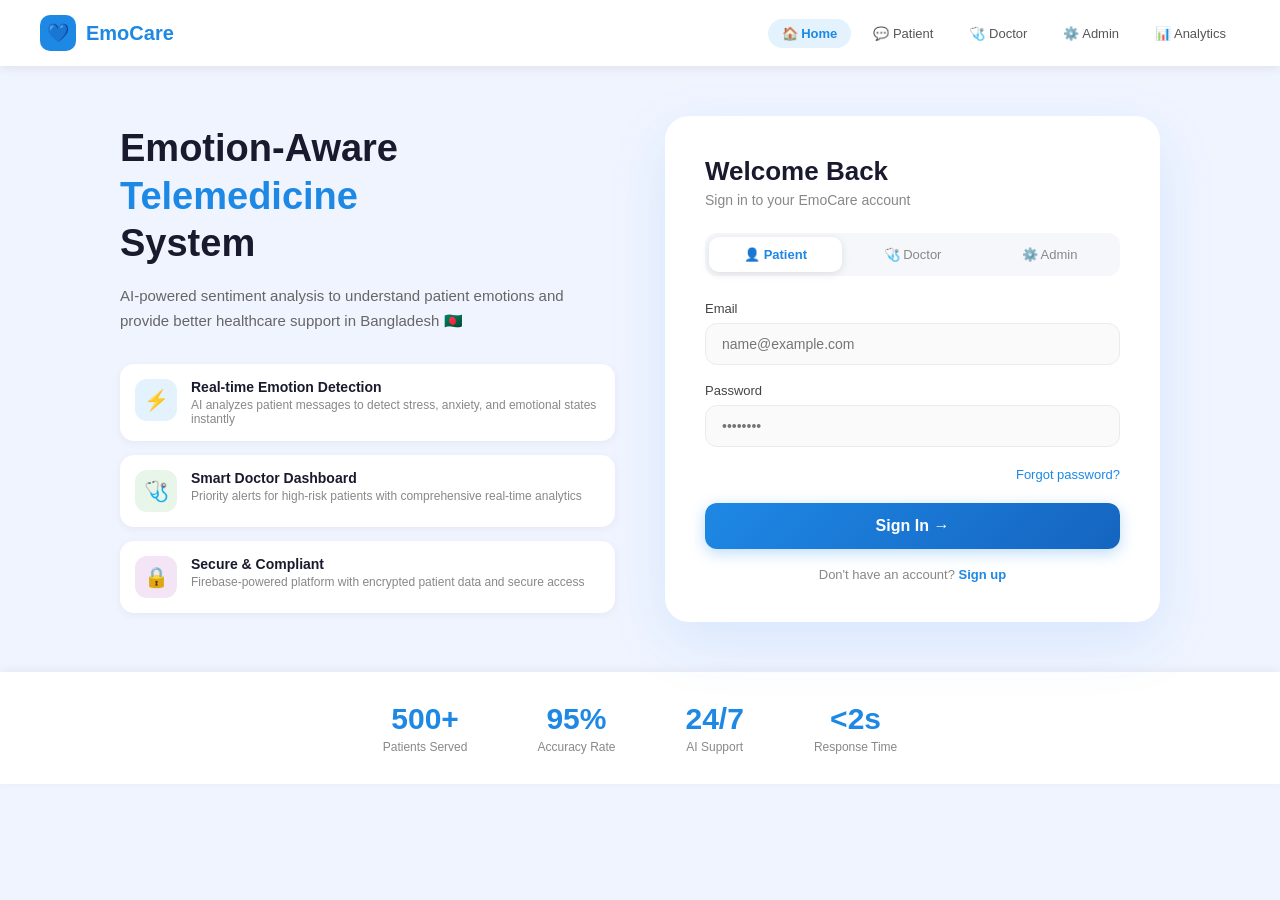
<file: index.html>
<!DOCTYPE html>
<html lang="en">
<head>
  <meta charset="UTF-8">
  <meta name="viewport" content="width=device-width, initial-scale=1.0">
  <title>EmoCare - Emotion-Aware Telemedicine</title>
  <style>
    * { margin: 0; padding: 0; box-sizing: border-box; font-family: 'Segoe UI', sans-serif; }
    body { background: #F0F4FF; min-height: 100vh; }

    .navbar { background: white; padding: 15px 40px; display: flex; justify-content: space-between; align-items: center; box-shadow: 0 2px 10px rgba(0,0,0,0.08); position: sticky; top: 0; z-index: 100; }
    .nav-brand { display: flex; align-items: center; gap: 10px; text-decoration: none; }
    .nav-icon { background: #1E88E5; color: white; width: 36px; height: 36px; border-radius: 10px; display: flex; align-items: center; justify-content: center; font-size: 18px; }
    .nav-title { font-size: 20px; font-weight: 700; color: #1E88E5; }
    .nav-menu { display: flex; gap: 8px; }
    .nav-menu a { color: #555; text-decoration: none; font-size: 13px; padding: 7px 14px; border-radius: 20px; transition: all 0.2s; }
    .nav-menu a:hover, .nav-menu a.active { background: #E3F2FD; color: #1E88E5; font-weight: 600; }

    .hero { max-width: 1100px; margin: 50px auto; padding: 0 30px; display: grid; grid-template-columns: 1fr 1fr; gap: 50px; align-items: center; }
    .hero-left h1 { font-size: 38px; font-weight: 800; color: #1a1a2e; line-height: 1.25; margin-bottom: 15px; }
    .hero-left h1 span { color: #1E88E5; }
    .hero-left > p { color: #666; font-size: 15px; line-height: 1.7; margin-bottom: 30px; }

    .features { display: flex; flex-direction: column; gap: 14px; }
    .feature { display: flex; align-items: flex-start; gap: 14px; background: white; padding: 15px; border-radius: 14px; box-shadow: 0 2px 8px rgba(0,0,0,0.05); }
    .f-icon { width: 42px; height: 42px; border-radius: 12px; display: flex; align-items: center; justify-content: center; font-size: 20px; flex-shrink: 0; }
    .f-icon.blue { background: #E3F2FD; }
    .f-icon.green { background: #E8F5E9; }
    .f-icon.purple { background: #F3E5F5; }
    .f-text h4 { font-size: 14px; font-weight: 600; color: #1a1a2e; margin-bottom: 3px; }
    .f-text p { font-size: 12px; color: #888; }

    .login-card { background: white; border-radius: 24px; padding: 40px; box-shadow: 0 20px 60px rgba(30,136,229,0.12); }
    .login-card h2 { font-size: 26px; font-weight: 700; color: #1a1a2e; margin-bottom: 5px; }
    .login-card .sub { color: #888; font-size: 14px; margin-bottom: 25px; }

    .role-tabs { display: grid; grid-template-columns: 1fr 1fr 1fr; background: #F5F7FA; border-radius: 12px; padding: 4px; margin-bottom: 25px; gap: 4px; }
    .role-tab { padding: 10px 5px; text-align: center; border-radius: 10px; cursor: pointer; font-size: 13px; font-weight: 500; color: #888; border: none; background: transparent; transition: all 0.2s; }
    .role-tab.active { background: white; color: #1E88E5; box-shadow: 0 2px 8px rgba(0,0,0,0.1); font-weight: 600; }

    .input-group { margin-bottom: 18px; }
    .input-group label { display: block; font-size: 13px; font-weight: 500; color: #444; margin-bottom: 7px; }
    .input-group input { width: 100%; padding: 12px 16px; border: 1.5px solid #E8ECF0; border-radius: 12px; font-size: 14px; outline: none; transition: border 0.2s; background: #FAFAFA; }
    .input-group input:focus { border-color: #1E88E5; background: white; }

    .forgot { text-align: right; margin-bottom: 20px; }
    .forgot a { color: #1E88E5; font-size: 13px; text-decoration: none; }

    .signin-btn { width: 100%; padding: 14px; background: linear-gradient(135deg, #1E88E5, #1565C0); color: white; border: none; border-radius: 12px; font-size: 16px; font-weight: 600; cursor: pointer; transition: all 0.2s; box-shadow: 0 4px 15px rgba(30,136,229,0.3); }
    .signin-btn:hover { transform: translateY(-1px); box-shadow: 0 6px 20px rgba(30,136,229,0.4); }

    .signup-text { text-align: center; margin-top: 18px; font-size: 13px; color: #888; }
    .signup-text a { color: #1E88E5; font-weight: 600; text-decoration: none; }

    .stats-bar { background: white; padding: 30px 40px; display: flex; justify-content: center; gap: 70px; margin-top: 30px; box-shadow: 0 -2px 10px rgba(0,0,0,0.05); }
    .stat-item { text-align: center; }
    .stat-num { font-size: 30px; font-weight: 800; color: #1E88E5; }
    .stat-label { font-size: 12px; color: #888; margin-top: 4px; }
  </style>
</head>
<body>

  <nav class="navbar">
    <a href="index.html" class="nav-brand">
      <div class="nav-icon">💙</div>
      <span class="nav-title">EmoCare</span>
    </a>
    <div class="nav-menu">
      <a href="index.html" class="active">🏠 Home</a>
      <a href="patient-chat.html">💬 Patient</a>
      <a href="doctor-dashboard.html">🩺 Doctor</a>
      <a href="admin.html">⚙️ Admin</a>
      <a href="analytics.html">📊 Analytics</a>
    </div>
  </nav>

  <div class="hero">
    <div class="hero-left">
      <h1>Emotion-Aware<br><span>Telemedicine</span><br>System</h1>
      <p>AI-powered sentiment analysis to understand patient emotions and provide better healthcare support in Bangladesh 🇧🇩</p>
      <div class="features">
        <div class="feature">
          <div class="f-icon blue">⚡</div>
          <div class="f-text">
            <h4>Real-time Emotion Detection</h4>
            <p>AI analyzes patient messages to detect stress, anxiety, and emotional states instantly</p>
          </div>
        </div>
        <div class="feature">
          <div class="f-icon green">🩺</div>
          <div class="f-text">
            <h4>Smart Doctor Dashboard</h4>
            <p>Priority alerts for high-risk patients with comprehensive real-time analytics</p>
          </div>
        </div>
        <div class="feature">
          <div class="f-icon purple">🔒</div>
          <div class="f-text">
            <h4>Secure & Compliant</h4>
            <p>Firebase-powered platform with encrypted patient data and secure access</p>
          </div>
        </div>
      </div>
    </div>

    <div class="login-card">
      <h2>Welcome Back</h2>
      <p class="sub">Sign in to your EmoCare account</p>

      <div class="role-tabs">
        <button class="role-tab active" onclick="selectRole('patient', this)">👤 Patient</button>
        <button class="role-tab" onclick="selectRole('doctor', this)">🩺 Doctor</button>
        <button class="role-tab" onclick="selectRole('admin', this)">⚙️ Admin</button>
      </div>

      <div class="input-group">
        <label>Email</label>
        <input type="email" id="emailInput" placeholder="name@example.com"
               autocomplete="off" />
      </div>

      <div class="input-group">
        <label>Password</label>
        <input type="password" id="passInput" placeholder="••••••••"
               autocomplete="new-password" />
      </div>

      <div class="forgot"><a href="#">Forgot password?</a></div>

      <button class="signin-btn" onclick="handleLogin()">Sign In →</button>

      <p class="signup-text">Don't have an account? <a href="#">Sign up</a></p>
    </div>
  </div>

  <div class="stats-bar">
    <div class="stat-item"><div class="stat-num">500+</div><div class="stat-label">Patients Served</div></div>
    <div class="stat-item"><div class="stat-num">95%</div><div class="stat-label">Accuracy Rate</div></div>
    <div class="stat-item"><div class="stat-num">24/7</div><div class="stat-label">AI Support</div></div>
    <div class="stat-item"><div class="stat-num">&lt;2s</div><div class="stat-label">Response Time</div></div>
  </div>

  <script>
    let currentRole = 'patient';
    function selectRole(role, el) {
      currentRole = role;
      document.querySelectorAll('.role-tab').forEach(t => t.classList.remove('active'));
      el.classList.add('active');
    }
    function handleLogin() {
      const email = document.getElementById('emailInput').value;
      const pass = document.getElementById('passInput').value;
      if (!email || !pass) { alert('Email এবং Password দিন!'); return; }
      if (currentRole === 'patient') window.location.href = 'patient-chat.html';
      else if (currentRole === 'doctor') window.location.href = 'doctor-dashboard.html';
      else window.location.href = 'admin.html';
    }
    document.addEventListener('keypress', e => { if (e.key === 'Enter') handleLogin(); });
  </script>
</body>
</html>
</file>
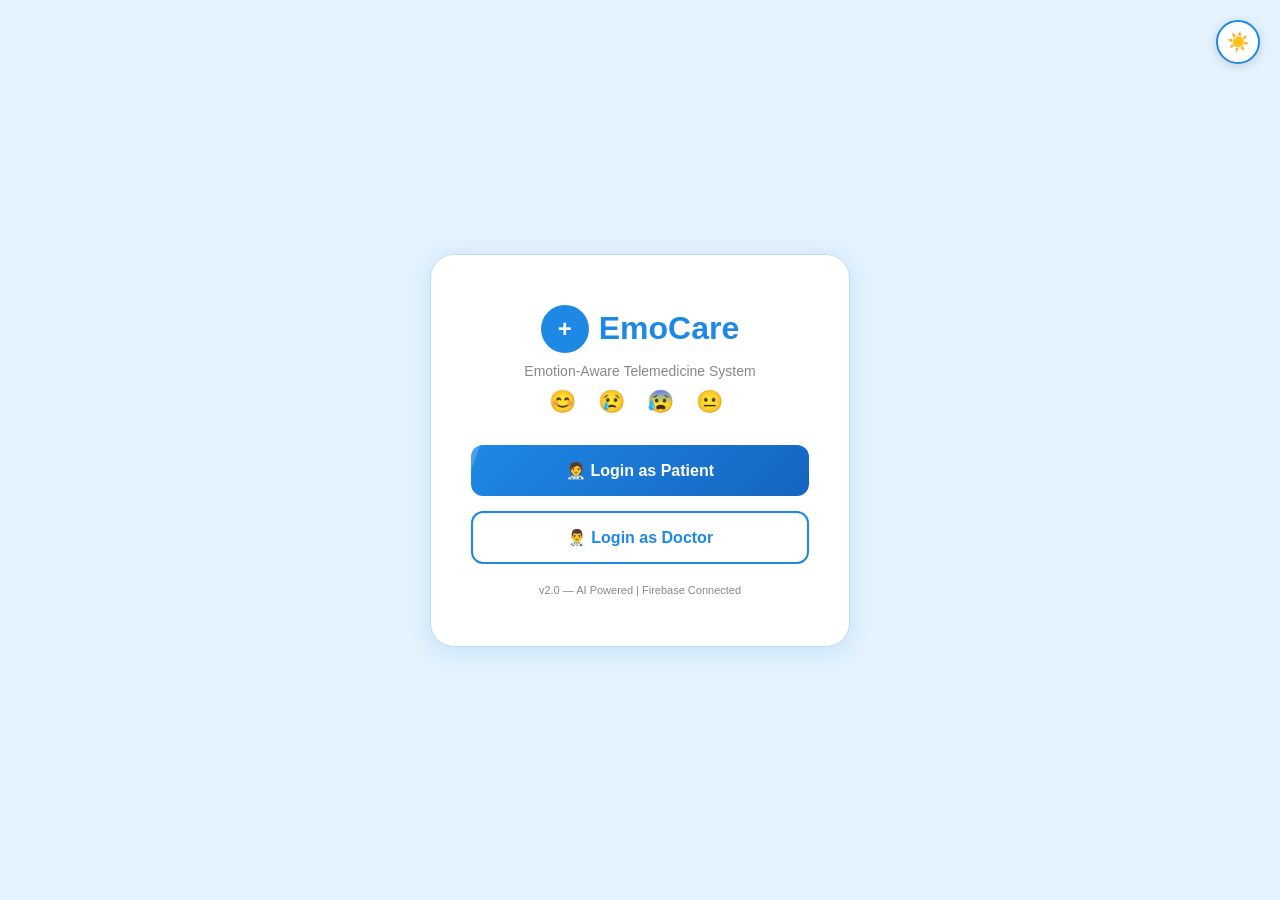
<file: frontend/index.html>
<!DOCTYPE html>
<html lang="en">
<head>
  <meta charset="UTF-8">
  <meta name="viewport" content="width=device-width, initial-scale=1.0">
  <title>EmoCare - Telemedicine</title>
  <link rel="stylesheet" href="css/style.css">
  <style>
    @keyframes fadeInUp {
      from { opacity: 0; transform: translateY(30px); }
      to { opacity: 1; transform: translateY(0); }
    }
    @keyframes heartbeat {
      0%, 100% { transform: scale(1); }
      50% { transform: scale(1.15); }
    }
    @keyframes float {
      0%, 100% { transform: translateY(0px); }
      50% { transform: translateY(-8px); }
    }
    @keyframes pulse-ring {
      0% { box-shadow: 0 0 0 0 rgba(30,136,229,0.4); }
      70% { box-shadow: 0 0 0 15px rgba(30,136,229,0); }
      100% { box-shadow: 0 0 0 0 rgba(30,136,229,0); }
    }
    @keyframes particle {
      0% { transform: translateY(100vh) rotate(0deg); opacity: 0; }
      10% { opacity: 0.6; }
      90% { opacity: 0.6; }
      100% { transform: translateY(-100px) rotate(720deg); opacity: 0; }
    }

    body {
      background: var(--bg-main);
      min-height: 100vh;
      display: flex;
      align-items: center;
      justify-content: center;
      overflow: hidden;
      position: relative;
    }

    .particles {
      position: fixed;
      top: 0; left: 0;
      width: 100%; height: 100%;
      pointer-events: none;
      z-index: 0;
    }

    .particle {
      position: absolute;
      bottom: -20px;
      width: 8px; height: 8px;
      background: rgba(30,136,229,0.3);
      border-radius: 50%;
      animation: particle linear infinite;
    }

    .login-container {
      position: relative;
      z-index: 1;
      width: 100%;
      padding: 20px;
      display: flex;
      justify-content: center;
    }

    .login-card {
      background: var(--bg-card);
      border-radius: 24px;
      padding: 50px 40px;
      width: 100%;
      max-width: 420px;
      text-align: center;
      border: 1px solid var(--border-color);
      box-shadow: var(--shadow);
      animation: fadeInUp 0.8s ease forwards;
      backdrop-filter: blur(10px);
    }

    .logo {
      display: flex;
      align-items: center;
      justify-content: center;
      gap: 10px;
      margin-bottom: 10px;
    }

    .logo-icon {
      background: #1E88E5;
      color: white;
      width: 48px;
      height: 48px;
      border-radius: 50%;
      display: flex;
      align-items: center;
      justify-content: center;
      font-size: 24px;
      font-weight: bold;
      animation: heartbeat 1.5s ease-in-out infinite, pulse-ring 2s ease-in-out infinite;
    }

    .logo h1 {
      color: #1E88E5;
      font-size: 32px;
      font-weight: 700;
    }

    .tagline {
      color: var(--text-secondary);
      font-size: 14px;
      margin-bottom: 10px;
    }

    .emoji-row {
      font-size: 22px;
      margin-bottom: 30px;
      animation: float 3s ease-in-out infinite;
      letter-spacing: 8px;
    }

    .btn-group {
      display: flex;
      flex-direction: column;
      gap: 15px;
    }

    .btn-patient {
      background: linear-gradient(135deg, #1E88E5, #1565C0);
      color: white;
      border: none;
      padding: 16px;
      border-radius: 12px;
      font-size: 16px;
      font-weight: 600;
      cursor: pointer;
      transition: all 0.3s ease;
      position: relative;
      overflow: hidden;
    }

    .btn-patient::before {
      content: '';
      position: absolute;
      top: 0; left: -100%;
      width: 100%; height: 100%;
      background: rgba(255,255,255,0.2);
      transform: skewX(-20deg);
      transition: left 0.5s;
    }

    .btn-patient:hover::before { left: 100%; }
    .btn-patient:hover { transform: translateY(-2px); box-shadow: 0 8px 25px rgba(30,136,229,0.4); }

    .btn-doctor {
      background: var(--bg-card);
      color: #1E88E5;
      border: 2px solid #1E88E5;
      padding: 15px;
      border-radius: 12px;
      font-size: 16px;
      font-weight: 600;
      cursor: pointer;
      transition: all 0.3s ease;
    }

    .btn-doctor:hover {
      background: #E3F2FD;
      transform: translateY(-2px);
      box-shadow: 0 8px 25px rgba(30,136,229,0.2);
    }

    .version-tag {
      margin-top: 20px;
      font-size: 11px;
      color: var(--text-secondary);
    }

    .theme-btn {
      position: fixed;
      top: 20px;
      right: 20px;
      width: 44px;
      height: 44px;
      border-radius: 50%;
      border: 2px solid #1E88E5;
      background: var(--bg-card);
      cursor: pointer;
      font-size: 18px;
      display: flex;
      align-items: center;
      justify-content: center;
      z-index: 1000;
      box-shadow: 0 2px 10px rgba(0,0,0,0.15);
      transition: all 0.3s ease;
    }
    .theme-btn:hover { transform: scale(1.1) rotate(20deg); }
  </style>
</head>
<body>

<div class="particles" id="particles"></div>

<button class="theme-btn" id="themeToggle" onclick="toggleTheme()">☀️</button>

<div class="login-container">
  <div class="login-card">
    <div class="logo">
      <div class="logo-icon">+</div>
      <h1>EmoCare</h1>
    </div>
    <p class="tagline">Emotion-Aware Telemedicine System</p>
    <div class="emoji-row">😊 😢 😰 😐</div>
    <div class="btn-group">
      <button class="btn-patient" onclick="goTo('patient-chat.html')">
        🧑‍⚕️ Login as Patient
      </button>
      <button class="btn-doctor" onclick="goTo('doctor-dashboard.html')">
        👨‍⚕️ Login as Doctor
      </button>
    </div>
    <p class="version-tag">v2.0 — AI Powered | Firebase Connected</p>
  </div>
</div>

<script>
function goTo(page) {
  document.querySelector('.login-card').style.animation = 'fadeOut 0.4s ease forwards';
  setTimeout(() => window.location.href = page, 350);
}

function toggleTheme() {
  const html = document.documentElement;
  const btn = document.getElementById('themeToggle');
  if (html.getAttribute('data-theme') === 'dark') {
    html.removeAttribute('data-theme');
    btn.textContent = '☀️';
    localStorage.setItem('theme', 'light');
  } else {
    html.setAttribute('data-theme', 'dark');
    btn.textContent = '🌙';
    localStorage.setItem('theme', 'dark');
  }
}

const saved = localStorage.getItem('theme');
if (saved === 'dark') {
  document.documentElement.setAttribute('data-theme', 'dark');
  document.getElementById('themeToggle').textContent = '🌙';
}

const particles = document.getElementById('particles');
for (let i = 0; i < 15; i++) {
  const p = document.createElement('div');
  p.className = 'particle';
  p.style.left = Math.random() * 100 + 'vw';
  p.style.width = p.style.height = (Math.random() * 8 + 4) + 'px';
  p.style.animationDuration = (Math.random() * 10 + 8) + 's';
  p.style.animationDelay = (Math.random() * 8) + 's';
  p.style.opacity = Math.random() * 0.5 + 0.2;
  particles.appendChild(p);
}
</script>
</body>
</html>
</file>
<file: frontend/css/style.css>
* {
  margin: 0;
  padding: 0;
  box-sizing: border-box;
  font-family: 'Segoe UI', sans-serif;
}

body {
  background: #E3F2FD;
  min-height: 100vh;
  display: flex;
  align-items: center;
  justify-content: center;
}

.login-container {
  width: 100%;
  display: flex;
  justify-content: center;
  padding: 20px;
}

.login-card {
  background: var(--bg-card);
  color: var(--color-text-primary);
  border: 1px solid var(--border-color);
  box-shadow: var(--shadow); white
  border-radius: 20px;
  padding: 50px 40px;
  width: 100%;
  max-width: 420px;
  text-align: center;
  border: 1px solid #BBDEFB;
}

.logo {
  display: flex;
  align-items: center;
  justify-content: center;
  gap: 10px;
  margin-bottom: 10px;
}

.logo-icon {
  background: #1E88E5;
  color: white;
  width: 40px;
  height: 40px;
  border-radius: 50%;
  display: flex;
  align-items: center;
  justify-content: center;
  font-size: 24px;
  font-weight: bold;
}

.logo h1 {
  color: #1E88E5;
  font-size: 28px;
}

.tagline {
  color: var(--text-secondary);
}

.btn-group {
  display: flex;
  flex-direction: column;
  gap: 15px;
}

.btn-patient {
  background: #1E88E5;
  color: white;
  border: none;
  padding: 15px;
  border-radius: 10px;
  font-size: 16px;
  cursor: pointer;
}

.btn-doctor {
  background: white;
  color: #1E88E5;
  border: 2px solid #1E88E5;
  padding: 15px;
  border-radius: 10px;
  font-size: 16px;
  cursor: pointer;
}

.btn-patient:hover {
  background: #1565C0;
}

.btn-doctor:hover {
  background: #E3F2FD;
}
.chat-wrapper {
  max-width: 600px;
  margin: 20px auto;
  background: white;
  border-radius: 20px;
  border: 1px solid #BBDEFB;
  overflow: hidden;
  height: 90vh;
  display: flex;
  flex-direction: column;
}

.chat-header {
  background: #1E88E5;
  color: white;
  padding: 15px 20px;
  display: flex;
  justify-content: space-between;
  align-items: center;
}

.logo-small { font-weight: bold; font-size: 16px; }
.header-title { font-size: 15px; }
.status { font-size: 12px; color: #90CAF9; }

.chat-messages {
  flex: 1;
  overflow-y: auto;
  padding: 20px;
  background: #F5F9FF;
  display: flex;
  flex-direction: column;
  gap: 12px;
}

.message { display: flex; }
.message.user { justify-content: flex-end; }
.message.bot { justify-content: flex-start; }

.bubble {
  max-width: 70%;
  padding: 10px 15px;
  border-radius: 15px;
  font-size: 14px;
  line-height: 1.5;
  position: relative;
}

.message.user .bubble {
  background: #1E88E5;
  color: white;
  border-bottom-right-radius: 4px;
}

.message.bot .bubble {
  background: white;
  color: #333;
  border: 1px solid #BBDEFB;
  border-bottom-left-radius: 4px;
}

.alert-msg { background: #FFEBEE; color: #c62828; border-color: #ef9a9a; }

.emotion-badge {
  display: inline-block;
  color: white;
  font-size: 10px;
  font-weight: bold;
  padding: 2px 7px;
  border-radius: 10px;
  margin-left: 8px;
}

.chat-input-area {
  padding: 15px;
  display: flex;
  gap: 10px;
  border-top: 1px solid #BBDEFB;
  background: white;
}

.chat-input-area input {
  flex: 1;
  padding: 12px 15px;
  border: 1px solid #BBDEFB;
  border-radius: 25px;
  font-size: 14px;
  outline: none;
}

.chat-input-area button {
  background: #1E88E5;
  color: white;
  border: none;
  padding: 12px 25px;
  border-radius: 25px;
  cursor: pointer;
  font-size: 14px;
}

.chat-input-area button:hover { background: #1565C0; }
.dashboard-wrapper {
  max-width: 800px;
  margin: 20px auto;
  padding: 0 15px;
}

.dash-header {
  background: #1E88E5;
  color: white;
  padding: 15px 20px;
  border-radius: 15px;
  display: flex;
  justify-content: space-between;
  align-items: center;
  margin-bottom: 15px;
}

.doctor-name { font-size: 13px; color: #90CAF9; }

.stress-banner {
  background: #FFEBEE;
  color: #c62828;
  border: 1px solid #ef9a9a;
  padding: 12px 20px;
  border-radius: 10px;
  font-weight: bold;
  margin-bottom: 15px;
  text-align: center;
  font-size: 14px;
}

.dash-stats {
  display: grid;
  grid-template-columns: repeat(4, 1fr);
  gap: 12px;
  margin-bottom: 20px;
}

.stat-card {
  background: white;
  border: 1px solid #BBDEFB;
  border-radius: 12px;
  padding: 15px;
  text-align: center;
}

.stat-card.stress { border-color: #ef9a9a; }
.stat-card.positive { border-color: #a5d6a7; }
.stat-card.negative { border-color: #ffcc80; }

.stat-num {
  font-size: 28px;
  font-weight: bold;
  color: #1E88E5;
}

.stat-card.stress .stat-num { color: #e53935; }
.stat-card.positive .stat-num { color: #43A047; }
.stat-card.negative .stat-num { color: #FB8C00; }

.stat-label {
  font-size: 12px;
  color: #888;
  margin-top: 4px;
}

.dash-content {
  background: white;
  border: 1px solid #BBDEFB;
  border-radius: 15px;
  padding: 20px;
}

.section-title {
  font-size: 16px;
  color: #1E88E5;
  margin-bottom: 15px;
  font-weight: 500;
}

.message-list {
  display: flex;
  flex-direction: column;
  gap: 10px;
}

.msg-row {
  background: #F5F9FF;
  border: 1px solid #BBDEFB;
  border-radius: 10px;
  padding: 12px 15px;
  position: relative;
}

.msg-info {
  display: flex;
  justify-content: space-between;
  margin-bottom: 6px;
}

.patient-id { font-size: 12px; font-weight: 500; color: #1E88E5; }
.msg-time { font-size: 11px; color: #888; }
.msg-text { font-size: 14px; color: #333; margin-bottom: 8px; }

.emotion-tag {
  color: white;
  font-size: 11px;
  font-weight: bold;
  padding: 3px 10px;
  border-radius: 10px;
}

.loading-text { color: #888; font-size: 14px; text-align: center; padding: 20px; }
.analytics-wrapper {
  max-width: 800px;
  margin: 20px auto;
  padding: 0 15px;
}

.charts-grid {
  display: grid;
  grid-template-columns: 1fr 1fr;
  gap: 15px;
  margin-top: 15px;
}

.chart-card {
  background: white;
  border: 1px solid #BBDEFB;
  border-radius: 15px;
  padding: 20px;
}

.back-btn {
  font-size: 12px;
  color: #90CAF9;
  text-decoration: none;
}

.back-btn:hover { color: white; }
/* NAVBAR */
.navbar {
  background: #1E88E5;
  padding: 12px 20px;
  display: flex;
  justify-content: space-between;
  align-items: center;
  position: sticky;
  top: 0;
  z-index: 100;
}

.nav-logo {
  color: white;
  font-size: 20px;
  font-weight: bold;
  text-decoration: none;
}

.nav-links {
  display: flex;
  gap: 15px;
}

.nav-links a {
  color: white;
  text-decoration: none;
  font-size: 13px;
  padding: 6px 12px;
  border-radius: 20px;
  background: rgba(255,255,255,0.15);
}

.nav-links a:hover {
  background: rgba(255,255,255,0.3);
}

.nav-links a.active {
  background: white;
  color: #1E88E5;
  font-weight: bold;
}

/* ADMIN */
.admin-wrapper {
  max-width: 900px;
  margin: 20px auto;
  padding: 0 15px;
}

.admin-grid {
  display: grid;
  grid-template-columns: 1fr 1fr;
  gap: 15px;
  margin-bottom: 20px;
}

.admin-card {
  background: white;
  border: 1px solid #BBDEFB;
  border-radius: 15px;
  padding: 20px;
}

.admin-card h3 {
  color: #1E88E5;
  margin-bottom: 15px;
  font-size: 15px;
}

.admin-table {
  width: 100%;
  border-collapse: collapse;
  font-size: 13px;
}

.admin-table th {
  background: #E3F2FD;
  padding: 8px;
  text-align: left;
  color: #1E88E5;
}

.admin-table td {
  padding: 8px;
  border-bottom: 1px solid #F0F0F0;
}

.badge {
  padding: 3px 8px;
  border-radius: 10px;
  font-size: 11px;
  font-weight: bold;
  color: white;
}

.badge.stress { background: #e53935; }
.badge.positive { background: #43A047; }
.badge.negative { background: #FB8C00; }
.badge.neutral { background: #888; }

.clear-btn {
  background: #e53935;
  color: white;
  border: none;
  padding: 8px 16px;
  border-radius: 8px;
  cursor: pointer;
  font-size: 13px;
  margin-top: 10px;
}
:root {
  --bg-main: #E3F2FD;
  --bg-card: #ffffff;
  --bg-chat: #F5F9FF;
  --text-primary: #333333;
  --text-secondary: #888888;
  --border-color: #BBDEFB;
  --header-bg: #1E88E5;
  --bubble-user: #1E88E5;
  --bubble-bot: #ffffff;
  --input-bg: #ffffff;
  --shadow: 0 4px 20px rgba(30,136,229,0.15);
  --transition: all 0.3s ease;
}

[data-theme="dark"] {
  --bg-main: #0a0f1e;
  --bg-card: #1a2035;
  --bg-chat: #111827;
  --text-primary: #e2e8f0;
  --text-secondary: #94a3b8;
  --border-color: #2d3748;
  --header-bg: #1565C0;
  --bubble-user: #1565C0;
  --bubble-bot: #1e293b;
  --input-bg: #1e293b;
  --shadow: 0 4px 20px rgba(0,0,0,0.4);
}

* {
  transition: background-color 0.3s ease, color 0.3s ease, border-color 0.3s ease;
}

body {
  background: var(--bg-main);
}
@media (max-width: 768px) {
  .login-card {
    padding: 35px 25px;
    margin: 10px;
    border-radius: 20px;
  }

  .logo h1 { font-size: 26px; }

  .chat-wrapper {
    height: 100vh;
    border-radius: 0;
    margin: 0;
  }

  .chat-header {
    padding: 12px 15px;
  }

  .chat-input-area {
    padding: 10px;
  }

  .chat-input-area input {
    font-size: 16px;
  }

  .dashboard-wrapper {
    padding: 0 10px;
  }

  .dash-stats {
    grid-template-columns: repeat(2, 1fr);
  }

  .stat-num { font-size: 22px; }

  .charts-grid {
    grid-template-columns: 1fr;
  }

  .btn-patient, .btn-doctor {
    padding: 14px;
    font-size: 15px;
  }

  .bubble {
    max-width: 85%;
    font-size: 14px;
  }
}

@media (max-width: 480px) {
  .dash-stats {
    grid-template-columns: repeat(2, 1fr);
    gap: 8px;
  }

  .stat-num { font-size: 20px; }
  .stat-label { font-size: 11px; }
}
</file>
